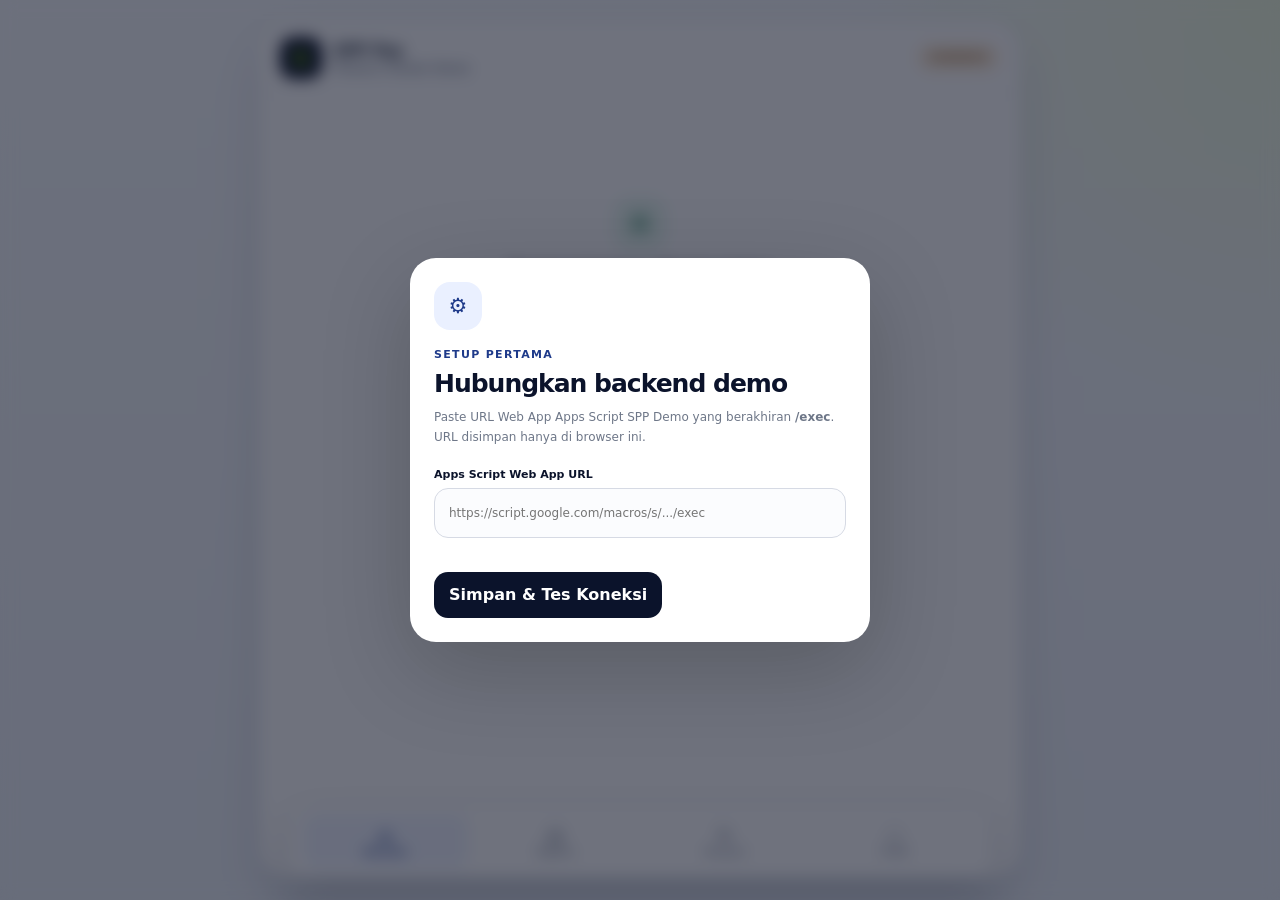
<file: index.html>
<!DOCTYPE html>
<html lang="id">
<head>
  <meta charset="UTF-8">

  <meta
    name="viewport"
    content="width=device-width, initial-scale=1, viewport-fit=cover"
  >

  <meta
    name="theme-color"
    content="#0B132B"
  >

  <meta
    name="description"
    content="SPP Payment Demo — Sandbox"
  >

  <title>SPP Pay Demo</title>

  <link
    rel="manifest"
    href="./manifest.webmanifest"
  >

  <link
    rel="icon"
    type="image/png"
    href="./icons/icon-192.png"
  >

  <link
    rel="apple-touch-icon"
    href="./icons/icon-192.png"
  >

  <link
    rel="stylesheet"
    href="./css/app.css"
  >
</head>

<body>

  <!-- ======================================================
       APP SHELL
       ====================================================== -->

  <div
    id="app"
    class="app-shell"
  >

    <header class="topbar">

      <div class="brand">

        <div class="brand-mark">
          S
        </div>

        <div>

          <div class="brand-title">
            SPP Pay
          </div>

          <div class="brand-subtitle">
            Finance Tracker Demo
          </div>

        </div>

      </div>

      <span class="sandbox-badge">
        SANDBOX
      </span>

    </header>


    <main
      id="page"
      class="page"
    >
      <!-- Rendered by app.js -->
    </main>


    <nav class="bottom-nav">

      <button
        class="nav-item active"
        data-page="home"
        type="button"
      >
        <span class="nav-icon">⌂</span>
        <span>Beranda</span>
      </button>

      <button
        class="nav-item"
        data-page="bills"
        type="button"
      >
        <span class="nav-icon">▤</span>
        <span>Tagihan</span>
      </button>

      <button
        class="nav-item"
        data-page="history"
        type="button"
      >
        <span class="nav-icon">↻</span>
        <span>Riwayat</span>
      </button>

      <button
        class="nav-item"
        data-page="profile"
        type="button"
      >
        <span class="nav-icon">○</span>
        <span>Profil</span>
      </button>

    </nav>

  </div>


  <!-- ======================================================
       BACKEND SETUP MODAL
       ====================================================== -->

  <div
    id="backendSetup"
    class="modal-backdrop hidden"
  >

    <section class="modal-card">

      <div class="modal-icon">
        ⚙
      </div>

      <p class="eyebrow">
        SETUP PERTAMA
      </p>

      <h2>
        Hubungkan backend demo
      </h2>

      <p class="modal-copy">
        Paste URL Web App Apps Script SPP Demo yang berakhiran
        <strong>/exec</strong>.
        URL disimpan hanya di browser ini.
      </p>

      <label
        class="field-label"
        for="backendUrl"
      >
        Apps Script Web App URL
      </label>

      <input
        id="backendUrl"
        class="text-input"
        type="url"
        placeholder="https://script.google.com/macros/s/.../exec"
        autocomplete="off"
      >

      <p
        id="setupMessage"
        class="form-message"
      ></p>

      <button
        id="saveBackendButton"
        class="primary-button"
        type="button"
      >
        Simpan & Tes Koneksi
      </button>

    </section>

  </div>


  <!-- ======================================================
       LOADING
       ====================================================== -->

  <div
    id="loadingOverlay"
    class="loading-backdrop hidden"
  >
    <div class="loading-card">
      <div class="spinner"></div>
      <span id="loadingText">
        Memuat...
      </span>
    </div>
  </div>


  <!-- ======================================================
       TOAST
       ====================================================== -->

  <div
    id="toast"
    class="toast hidden"
  ></div>


  <script src="./js/app.js"></script>
</body>
</html>
</file>
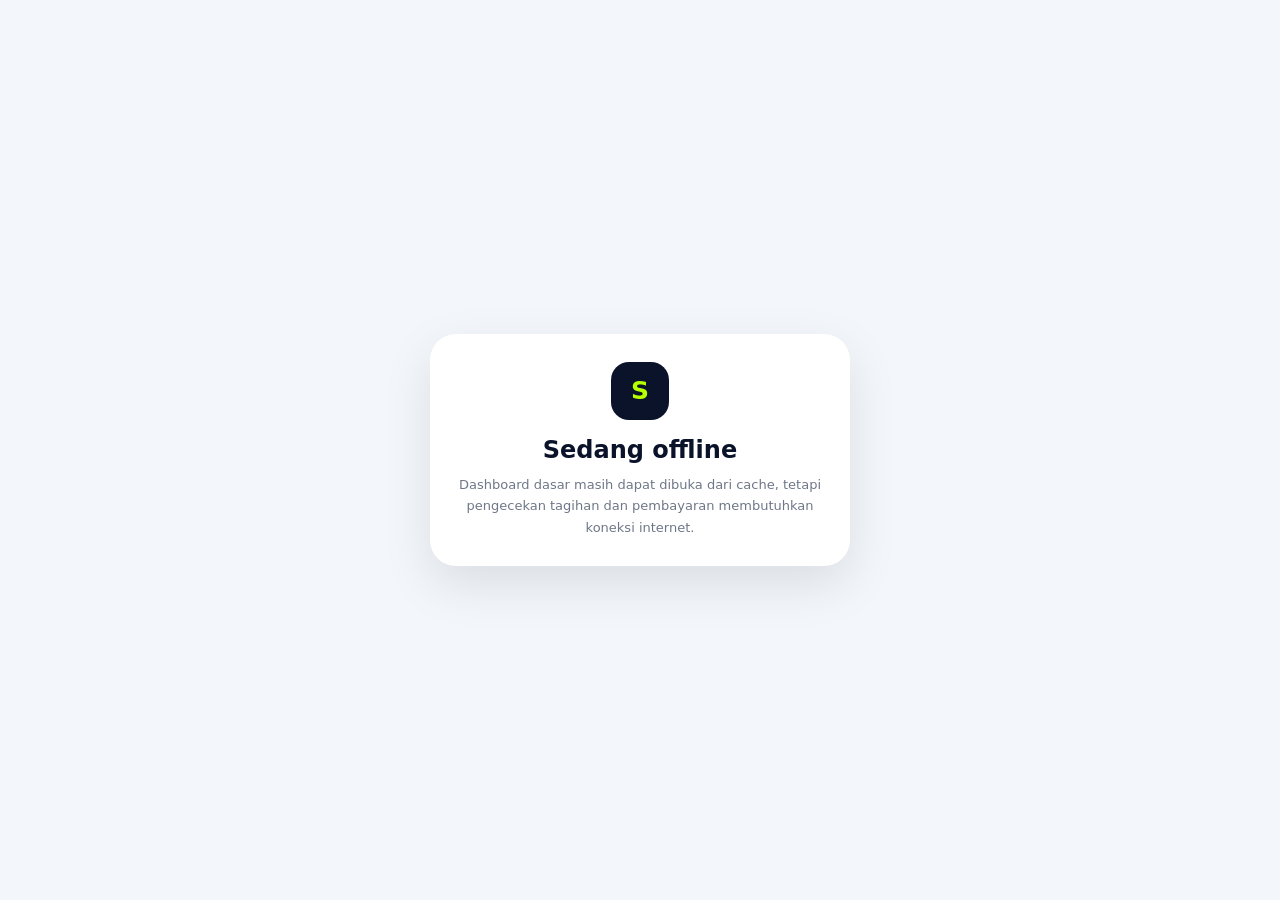
<file: offline.html>
<!DOCTYPE html>
<html lang="id">
<head>
  <meta charset="UTF-8">
  <meta
    name="viewport"
    content="width=device-width, initial-scale=1"
  >
  <meta
    name="theme-color"
    content="#0B132B"
  >
  <title>SPP Pay Demo — Offline</title>

  <style>
    * {
      box-sizing: border-box;
    }

    body {
      min-height: 100vh;
      margin: 0;
      padding: 24px;
      display: grid;
      place-items: center;
      background: #F3F6FA;
      color: #172033;
      font-family:
        Inter,
        system-ui,
        -apple-system,
        "Segoe UI",
        sans-serif;
    }

    .card {
      width: min(100%, 420px);
      padding: 28px;
      border-radius: 26px;
      background: #FFFFFF;
      box-shadow:
        0 18px 50px rgba(11, 19, 43, 0.10);
      text-align: center;
    }

    .mark {
      width: 58px;
      height: 58px;
      margin: 0 auto 16px;
      border-radius: 18px;
      display: grid;
      place-items: center;
      background: #0B132B;
      color: #B6FF00;
      font-size: 25px;
      font-weight: 900;
    }

    h1 {
      margin: 0;
      color: #0B132B;
      font-size: 24px;
    }

    p {
      margin: 10px 0 0;
      color: #6E7788;
      font-size: 13px;
      line-height: 1.65;
    }
  </style>
</head>

<body>

  <main class="card">

    <div class="mark">
      S
    </div>

    <h1>
      Sedang offline
    </h1>

    <p>
      Dashboard dasar masih dapat dibuka dari cache,
      tetapi pengecekan tagihan dan pembayaran membutuhkan
      koneksi internet.
    </p>

  </main>

</body>
</html>
</file>
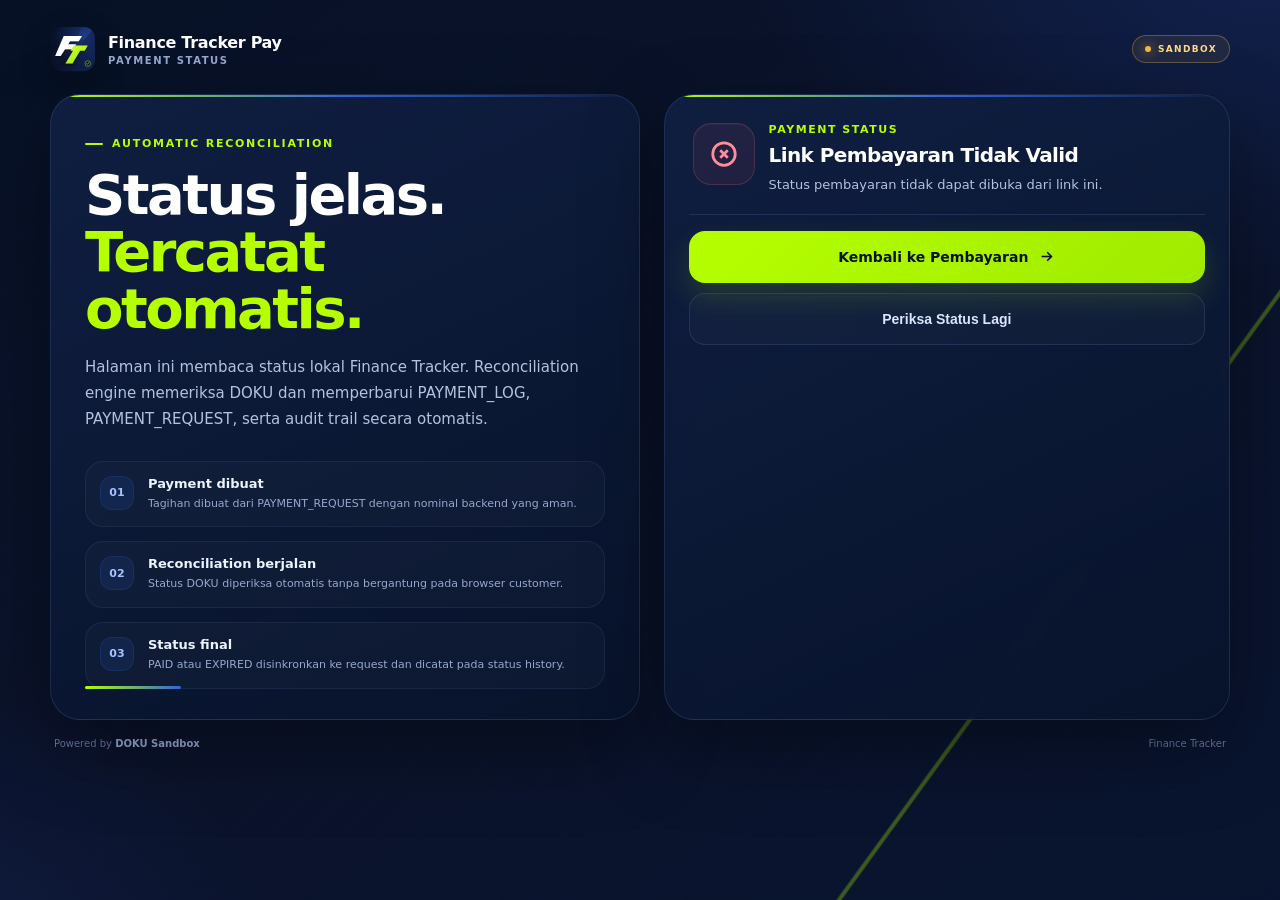
<file: result.html>
<!DOCTYPE html>
<html lang="id">
<head>
  <meta charset="UTF-8">
  <meta name="viewport" content="width=device-width, initial-scale=1, viewport-fit=cover">
  <meta name="referrer" content="no-referrer">
  <meta name="description" content="Finance Tracker Pay — payment status.">
  <title>Status Pembayaran • FT Pay</title>
  <meta name="theme-color" content="#0B132B">
  <meta name="color-scheme" content="dark">
  <meta name="mobile-web-app-capable" content="yes">
  <meta name="apple-mobile-web-app-capable" content="yes">
  <meta name="apple-mobile-web-app-status-bar-style" content="black-translucent">
  <meta name="apple-mobile-web-app-title" content="FT Pay">
  <link rel="manifest" href="./manifest.webmanifest">
  <link rel="icon" type="image/png" sizes="192x192" href="./icons/icon-192.png">
  <link rel="apple-touch-icon" href="./icons/apple-touch-icon.png">
  <style>
    :root{
      --navy:#0B132B;--blue:#1E3A8A;--blue-2:#2E64D7;--green:#B6FF00;--green-soft:#D3FF42;
      --ink:#EAF0FF;--muted:#B4C2DE;--muted-2:#8195BE;--line:rgba(125,154,214,.16);--line-2:rgba(125,154,214,.10);
      --shadow:0 28px 80px rgba(0,0,0,.35);
    }
    *{box-sizing:border-box}
    html{min-height:100%;background:var(--navy)}
    body{margin:0;min-height:100vh;min-height:100dvh;padding:26px;font-family:Inter,ui-sans-serif,system-ui,-apple-system,BlinkMacSystemFont,"Segoe UI",sans-serif;color:var(--ink);overflow-x:hidden;background:radial-gradient(900px 620px at 100% -10%,rgba(30,58,138,.42),transparent 60%),radial-gradient(720px 540px at -10% 110%,rgba(30,58,138,.26),transparent 58%),linear-gradient(145deg,#071126 0%,#0B132B 52%,#08142F 100%)}
    body:before{content:"";position:fixed;inset:0;pointer-events:none;opacity:.34;background:linear-gradient(126deg,transparent 0 77%,rgba(182,255,0,.88) 77.12% 77.26%,transparent 77.38%),repeating-linear-gradient(135deg,transparent 0 24px,rgba(46,100,215,.08) 25px 26px);mask-image:linear-gradient(to bottom,transparent 0,#000 16%,#000 100%)}
    .shell{width:min(100%,1180px);margin:0 auto;position:relative;z-index:1}
    .brandbar{display:flex;align-items:center;justify-content:space-between;gap:16px;margin:0 0 22px}.brand{display:flex;align-items:center;gap:12px}.brand-mark{width:46px;height:46px;border-radius:14px;box-shadow:0 12px 30px rgba(0,0,0,.28)}.brand-name{font-size:16px;font-weight:900;letter-spacing:-.02em;color:#fff}.brand-sub{font-size:10px;text-transform:uppercase;letter-spacing:.16em;color:#97A9D0;font-weight:800;margin-top:3px}
    .env-badge{display:inline-flex;align-items:center;gap:7px;padding:8px 12px;border-radius:999px;border:1px solid rgba(244,185,66,.32);background:rgba(244,185,66,.08);color:#FFD98C;font-size:9px;font-weight:900;letter-spacing:.15em;text-transform:uppercase;white-space:nowrap}.env-dot{width:6px;height:6px;border-radius:50%;background:#F4B942;box-shadow:0 0 12px rgba(244,185,66,.9)}
    .workspace{display:grid;grid-template-columns:minmax(0,1.02fr) minmax(430px,.98fr);gap:24px;align-items:stretch}
    .panel{position:relative;overflow:hidden;border:1px solid var(--line);border-radius:30px;background:linear-gradient(155deg,rgba(16,31,66,.96),rgba(8,19,43,.92));box-shadow:var(--shadow);backdrop-filter:blur(18px)}
    .panel:before{content:"";position:absolute;inset:0 0 auto 0;height:2px;background:linear-gradient(90deg,var(--green),var(--blue-2),transparent)}
    .intro{padding:42px 34px 30px;min-height:580px}.intro:after{content:"";position:absolute;left:34px;bottom:30px;width:96px;height:3px;border-radius:3px;background:linear-gradient(90deg,var(--green),var(--blue-2))}
    .eyebrow{display:flex;align-items:center;gap:9px;color:var(--green);font-size:11px;font-weight:900;letter-spacing:.16em;text-transform:uppercase;margin-bottom:16px}.eyebrow:before{content:"";width:18px;height:2px;background:var(--green);border-radius:2px}
    .intro h1{margin:0;max-width:560px;font-size:clamp(34px,4.8vw,56px);line-height:1.02;letter-spacing:-.045em;color:#fff}.intro h1 .accent{color:var(--green)}
    .intro-copy{max-width:560px;margin:18px 0 0;color:var(--muted);font-size:15px;line-height:1.72}
    .timeline{display:grid;gap:14px;margin-top:28px}
    .timeline-item{display:grid;grid-template-columns:auto 1fr;gap:14px;align-items:start;padding:14px;border:1px solid var(--line-2);border-radius:18px;background:rgba(255,255,255,.025)}
    .timeline-dot{width:34px;height:34px;display:grid;place-items:center;border-radius:12px;background:rgba(46,100,215,.12);border:1px solid rgba(46,100,215,.18);color:#A8C2FF;font-size:11px;font-weight:900}
    .timeline-title{font-size:13px;font-weight:900;color:#EDF3FF}.timeline-copy{margin-top:4px;color:#96A8CC;font-size:11px;line-height:1.6}
    .result-card{padding:24px}
    .card-head{padding:4px 4px 18px;border-bottom:1px solid var(--line)}
    .result-head{display:flex;align-items:flex-start;gap:14px}
    .result-icon{width:62px;height:62px;display:grid;place-items:center;border-radius:18px;flex:0 0 62px;border:1px solid rgba(125,154,214,.18);background:rgba(255,255,255,.03);color:#9CC1FF;box-shadow:inset 0 1px 0 rgba(255,255,255,.04)}
    .result-icon svg{width:30px;height:30px}
    .result-icon.success{color:var(--green);background:rgba(182,255,0,.08);border-color:rgba(182,255,0,.18)}
    .result-icon.failed{color:#FF8E98;background:rgba(255,107,120,.08);border-color:rgba(255,107,120,.18)}
    .card-kicker{color:var(--green);font-size:11px;font-weight:900;letter-spacing:.14em;text-transform:uppercase;margin-bottom:8px}
    .card-title{margin:0;color:#fff;font-size:20px;line-height:1.1;letter-spacing:-.03em}
    .card-subtitle{margin:8px 0 0;color:var(--muted);font-size:13px;line-height:1.68;max-width:420px}
    .detail{display:none;margin-top:18px;border:1px solid var(--line);border-radius:20px;overflow:hidden;background:rgba(255,255,255,.025)}
    .detail-row{display:grid;grid-template-columns:135px 1fr;gap:18px;align-items:start;padding:14px 15px;border-bottom:1px solid var(--line)}.detail-row:last-child{border-bottom:0}.detail-row.amount-row{background:linear-gradient(90deg,rgba(182,255,0,.055),rgba(30,58,138,.06))}
    .detail-label{font-size:10px;font-weight:850;letter-spacing:.12em;text-transform:uppercase;color:var(--muted-2);padding-top:2px}.detail-value{font-size:14px;font-weight:750;color:#EAF0FF;text-align:right;word-break:break-word}.amount-value{font-size:22px;line-height:1.05;font-weight:950;letter-spacing:-.03em;color:var(--green-soft)}
    .status-pill{display:inline-flex;align-items:center;gap:7px;padding:7px 10px;border-radius:999px;border:1px solid rgba(137,158,204,.20);background:rgba(137,158,204,.08);color:#C9D4EB;font-size:10px;font-weight:900;letter-spacing:.08em;text-transform:uppercase}.status-pill:before{content:"";width:6px;height:6px;border-radius:50%;background:currentColor;box-shadow:0 0 9px currentColor}
    .status-pill.open,.status-pill.payment_created,.status-pill.processing{color:#8DB6FF;border-color:rgba(75,130,240,.25);background:rgba(40,93,190,.10)}.status-pill.paid{color:var(--green);border-color:rgba(182,255,0,.25);background:rgba(182,255,0,.08)}.status-pill.expired,.status-pill.cancelled{color:#FF8E98;border-color:rgba(255,107,120,.25);background:rgba(255,107,120,.08)}
    .button-link,.secondary-btn{width:100%;min-height:52px;border-radius:16px;padding:14px 18px;display:flex;align-items:center;justify-content:center;gap:10px;font-size:14px;font-weight:900;text-decoration:none}.button-link{margin-top:16px;border:0;background:linear-gradient(135deg,#B6FF00,#9FEA00);color:#071126;box-shadow:0 13px 30px rgba(182,255,0,.15)}.button-link svg{width:17px;height:17px}.secondary-btn{margin-top:10px;border:1px solid var(--line);background:rgba(255,255,255,.025);color:#DCE6FA;cursor:pointer}
    .footer{display:flex;align-items:center;justify-content:space-between;gap:12px;margin-top:18px;padding:0 4px;color:#65789F;font-size:10px}.footer strong{color:#95A8CF;font-weight:850}
    @media (max-width: 980px){.workspace{grid-template-columns:1fr}.intro{min-height:auto}}
    @media (max-width: 720px){body{padding:18px}.brandbar{margin-bottom:18px}.brand-mark{width:42px;height:42px}.brand-name{font-size:15px}.intro,.result-card{padding:22px}.result-head{align-items:center}.result-icon{width:54px;height:54px;flex-basis:54px}.result-icon svg{width:26px;height:26px}.intro h1{font-size:clamp(30px,10vw,46px)}.intro-copy,.card-subtitle{font-size:14px}.detail-row{grid-template-columns:1fr;gap:8px}.detail-value{text-align:left}.amount-value{font-size:20px}.footer{flex-direction:column;align-items:flex-start}}
  </style>
</head>
<body>
  <main class="shell">
    <header class="brandbar">
      <div class="brand">
        <img class="brand-mark" src="./assets/ft-pay-mark.svg" alt="FT Pay">
        <div>
          <div class="brand-name">Finance Tracker Pay</div>
          <div class="brand-sub">Payment Status</div>
        </div>
      </div>
      <div class="env-badge"><span class="env-dot"></span> Sandbox</div>
    </header>

    <div class="workspace">
      <section class="panel intro" aria-labelledby="statusIntroTitle">
        <div class="eyebrow">Automatic Reconciliation</div>
        <h1 id="statusIntroTitle">Status jelas.<br><span class="accent">Tercatat otomatis.</span></h1>
        <p class="intro-copy">Halaman ini membaca status lokal Finance Tracker. Reconciliation engine memeriksa DOKU dan memperbarui PAYMENT_LOG, PAYMENT_REQUEST, serta audit trail secara otomatis.</p>
        <div class="timeline">
          <div class="timeline-item"><div class="timeline-dot">01</div><div><div class="timeline-title">Payment dibuat</div><div class="timeline-copy">Tagihan dibuat dari PAYMENT_REQUEST dengan nominal backend yang aman.</div></div></div>
          <div class="timeline-item"><div class="timeline-dot">02</div><div><div class="timeline-title">Reconciliation berjalan</div><div class="timeline-copy">Status DOKU diperiksa otomatis tanpa bergantung pada browser customer.</div></div></div>
          <div class="timeline-item"><div class="timeline-dot">03</div><div><div class="timeline-title">Status final</div><div class="timeline-copy">PAID atau EXPIRED disinkronkan ke request dan dicatat pada status history.</div></div></div>
        </div>
      </section>

      <section class="panel result-card" aria-labelledby="title">
        <div class="card-head">
          <div class="result-head">
            <div id="statusIcon" class="result-icon pending"><svg viewBox="0 0 24 24" fill="none" stroke="currentColor" stroke-width="2"><circle cx="12" cy="12" r="9"/><path d="M12 7v5l3 2"/></svg></div>
            <div class="result-copy">
              <div class="card-kicker">Payment Status</div>
              <h2 id="title" class="card-title">Memeriksa Pembayaran</h2>
              <p id="descriptionText" class="card-subtitle">Mohon tunggu. Status pembayaran sedang diperiksa dari sistem.</p>
            </div>
          </div>
        </div>

        <div id="detailBox" class="detail">
          <div class="detail-row"><span class="detail-label">Referensi</span><span id="referenceNumber" class="detail-value">-</span></div>
          <div class="detail-row"><span class="detail-label">Customer</span><span id="customerName" class="detail-value">-</span></div>
          <div class="detail-row amount-row"><span class="detail-label">Nominal</span><span id="amount" class="detail-value amount-value">-</span></div>
          <div class="detail-row"><span class="detail-label">Status</span><span id="paymentStatus" class="status-pill">Memeriksa</span></div>
        </div>

        <a id="backButton" class="button-link" href="./"><span>Kembali ke Pembayaran</span><svg viewBox="0 0 24 24" fill="none" stroke="currentColor" stroke-width="2.2"><path d="M5 12h14"/><path d="m13 6 6 6-6 6"/></svg></a>
        <button id="retryButton" class="secondary-btn" type="button" style="display:none">Periksa Status Lagi</button>
      </section>
    </div>

    <footer class="footer"><span>Powered by <strong>DOKU Sandbox</strong></span><span>Finance Tracker</span></footer>
  </main>
  <script>
const API_URL='https://script.google.com/macros/s/AKfycbznn7Acyvb23wN8IBgG95UGuv1fb0SZ-rbpebE2ZGVu-6qINGFwkDV7tyNUpi2CADqu/exec';
    const TOKEN_STORAGE_KEY='doku_secure_payment_token';
    const MAX_CHECK_ATTEMPTS=12;
    const CHECK_INTERVAL=5000;
    let checkAttempt=0;
    let autoCheckTimer=null;

    const statusIcon=document.getElementById('statusIcon');
    const title=document.getElementById('title');
    const descriptionText=document.getElementById('descriptionText');
    const detailBox=document.getElementById('detailBox');
    const referenceNumber=document.getElementById('referenceNumber');
    const customerName=document.getElementById('customerName');
    const amountBox=document.getElementById('amount');
    const paymentStatus=document.getElementById('paymentStatus');
    const retryButton=document.getElementById('retryButton');
    const backButton=document.getElementById('backButton');

    const queryParams=new URLSearchParams(window.location.search);
    const hashParams=new URLSearchParams(window.location.hash?window.location.hash.substring(1):'');
    const tokenFromUrl=String(queryParams.get('token')||hashParams.get('token')||'').trim();
    if(tokenFromUrl){try{sessionStorage.setItem(TOKEN_STORAGE_KEY,tokenFromUrl);}catch(err){}try{history.replaceState(null,document.title,window.location.pathname);}catch(err){}}
    let storedToken='';try{storedToken=sessionStorage.getItem(TOKEN_STORAGE_KEY)||'';}catch(err){}
    const paymentToken=String(tokenFromUrl||storedToken||'').trim();

    if(!paymentToken||!/^[a-f0-9]{128}$/i.test(paymentToken)){showError('Link Pembayaran Tidak Valid','Status pembayaran tidak dapat dibuka dari link ini.');}
    else{backButton.href='./#token='+encodeURIComponent(paymentToken);checkStatus();}

    function checkStatus(){clearAutoCheckTimer();setChecking();jsonpRequest('getSecurePayment',paymentToken,function(response){if(!response||response.success!==true||!response.data){showError('Gagal Memeriksa Pembayaran',response?.message||'Status pembayaran belum dapat diperiksa.');return;}renderDetail(response.data);renderStatus(String(response.data.status||'UNKNOWN').toUpperCase());});}
    function renderDetail(data){referenceNumber.textContent=data.reference_number||'-';customerName.textContent=data.customer_name||'-';amountBox.textContent=formatMoney(data.amount,data.currency||'IDR');const status=String(data.status||'-').toUpperCase();paymentStatus.textContent=status;paymentStatus.className='status-pill '+status.toLowerCase();detailBox.style.display='block';}
    function setIcon(type){statusIcon.className='result-icon '+type;if(type==='success')statusIcon.innerHTML='<svg viewBox="0 0 24 24" fill="none" stroke="currentColor" stroke-width="2.2"><circle cx="12" cy="12" r="9"/><path d="m8 12 2.6 2.6L16.5 9"/></svg>';else if(type==='failed')statusIcon.innerHTML='<svg viewBox="0 0 24 24" fill="none" stroke="currentColor" stroke-width="2.2"><circle cx="12" cy="12" r="9"/><path d="m9 9 6 6M15 9l-6 6"/></svg>';else statusIcon.innerHTML='<svg viewBox="0 0 24 24" fill="none" stroke="currentColor" stroke-width="2"><circle cx="12" cy="12" r="9"/><path d="M12 7v5l3 2"/></svg>';}
    function renderStatus(status){paymentStatus.textContent=status;paymentStatus.className='status-pill '+status.toLowerCase();if(status==='PAID'){clearAutoCheckTimer();checkAttempt=0;setIcon('success');title.textContent='Pembayaran Berhasil';descriptionText.textContent='Pembayaran telah dikonfirmasi dan tercatat di Finance Tracker.';retryButton.style.display='none';return;}if(status==='EXPIRED'){clearAutoCheckTimer();setIcon('failed');title.textContent='Pembayaran Kedaluwarsa';descriptionText.textContent='Masa pembayaran telah berakhir. Gunakan tautan pembayaran baru.';retryButton.style.display='none';return;}if(status==='CANCELLED'){clearAutoCheckTimer();setIcon('failed');title.textContent='Pembayaran Dibatalkan';descriptionText.textContent='Payment request ini sudah tidak aktif.';retryButton.style.display='none';return;}if(status==='OPEN'||status==='PAYMENT_CREATED'||status==='PROCESSING'){setIcon('pending');title.textContent='Menunggu Konfirmasi';paymentStatus.textContent='PENDING';paymentStatus.className='status-pill processing';checkAttempt++;if(checkAttempt<MAX_CHECK_ATTEMPTS){descriptionText.textContent='Pembayaran sedang diproses. Status akan diperiksa kembali secara otomatis.';retryButton.style.display='none';autoCheckTimer=setTimeout(checkStatus,CHECK_INTERVAL);}else{descriptionText.textContent='Pembayaran belum terkonfirmasi. Silakan periksa kembali beberapa saat lagi.';retryButton.style.display='block';}return;}clearAutoCheckTimer();setIcon('pending');title.textContent='Status Pembayaran';descriptionText.textContent='Status transaksi belum final.';retryButton.style.display='block';}
    function setChecking(){setIcon('pending');title.textContent='Memeriksa Pembayaran';descriptionText.textContent='Mohon tunggu. Status pembayaran sedang diperiksa dari sistem.';paymentStatus.textContent='Memeriksa';paymentStatus.className='status-pill processing';retryButton.style.display='none';}
    function showError(heading,message){clearAutoCheckTimer();setIcon('failed');title.textContent=heading;descriptionText.textContent=message;paymentStatus.textContent='ERROR';paymentStatus.className='status-pill expired';retryButton.style.display='block';}
    function jsonpRequest(action,token,callback){const callbackName='ftPayResultCallback_'+Date.now()+'_'+Math.random().toString(36).slice(2);const script=document.createElement('script');const timeout=setTimeout(function(){cleanupJsonp(callbackName,script);showError('Server Tidak Merespons','Status pembayaran belum dapat diperiksa.');},20000);window[callbackName]=function(response){clearTimeout(timeout);cleanupJsonp(callbackName,script);callback(response);};script.src=API_URL+'?action='+encodeURIComponent(action)+'&token='+encodeURIComponent(token)+'&callback='+encodeURIComponent(callbackName);script.onerror=function(){clearTimeout(timeout);cleanupJsonp(callbackName,script);showError('Server Tidak Terhubung','Tidak dapat menghubungi server pembayaran.');};document.body.appendChild(script);}
    function cleanupJsonp(callbackName,script){if(script&&script.parentNode)script.remove();try{delete window[callbackName];}catch(err){}}
    function clearAutoCheckTimer(){if(autoCheckTimer){clearTimeout(autoCheckTimer);autoCheckTimer=null;}}
    function formatMoney(amount,currency){const number=Number(amount);if(!Number.isFinite(number))return '-';try{return new Intl.NumberFormat('id-ID',{style:'currency',currency:currency||'IDR',maximumFractionDigits:0}).format(number);}catch(err){return 'Rp'+number.toLocaleString('id-ID');}}
    retryButton.addEventListener('click',function(){checkAttempt=0;checkStatus();});
    if('serviceWorker' in navigator){window.addEventListener('load',function(){navigator.serviceWorker.register('./sw.js').catch(function(){});});}
  </script>
</body>
</html>
</file>
<file: css/app.css>
/* ============================================================
   SPP PAYMENT DEMO — UI V1
   ============================================================ */

:root {
  --navy: #0B132B;
  --blue: #1E3A8A;
  --blue-soft: #EAF0FF;
  --green: #B6FF00;
  --green-dark: #355E00;
  --cream: #F8F5EC;
  --white: #FFFFFF;
  --ink: #172033;
  --muted: #6E7788;
  --line: #E8EAF0;
  --danger: #B42318;
  --danger-soft: #FFF0EE;
  --warning: #8A4B08;
  --warning-soft: #FFF5E8;
  --success: #16794E;
  --success-soft: #EAF8F1;

  --radius-xl: 28px;
  --radius-lg: 22px;
  --radius-md: 16px;
  --radius-sm: 12px;

  --shadow:
    0 18px 50px rgba(11, 19, 43, 0.10);
}


/* ============================================================
   BASE
   ============================================================ */

* {
  box-sizing: border-box;
}

html {
  min-height: 100%;
  background: #EEF2F8;
}

body {
  margin: 0;
  min-height: 100vh;
  background:
    radial-gradient(
      circle at top right,
      rgba(182, 255, 0, 0.12),
      transparent 28%
    ),
    linear-gradient(
      180deg,
      #F8FAFD 0%,
      #EEF2F8 100%
    );
  color: var(--ink);
  font-family:
    Inter,
    ui-sans-serif,
    system-ui,
    -apple-system,
    BlinkMacSystemFont,
    "Segoe UI",
    sans-serif;
}

button,
input {
  font: inherit;
}

button {
  cursor: pointer;
}

.hidden {
  display: none !important;
}


/* ============================================================
   APP SHELL
   ============================================================ */

.app-shell {
  width: min(100%, 760px);
  min-height: 100vh;
  margin: 0 auto;
  background: var(--white);
  box-shadow: var(--shadow);
  position: relative;
}

.topbar {
  position: sticky;
  top: 0;
  z-index: 20;
  min-height: 72px;
  padding:
    calc(14px + env(safe-area-inset-top))
    20px
    14px;
  display: flex;
  align-items: center;
  justify-content: space-between;
  gap: 16px;
  background:
    rgba(255, 255, 255, 0.94);
  backdrop-filter: blur(18px);
  border-bottom: 1px solid rgba(232, 234, 240, 0.8);
}

.brand {
  display: flex;
  align-items: center;
  gap: 11px;
}

.brand-mark {
  width: 42px;
  height: 42px;
  border-radius: 14px;
  display: grid;
  place-items: center;
  background: var(--navy);
  color: var(--green);
  font-size: 20px;
  font-weight: 900;
  box-shadow:
    inset 0 0 0 1px rgba(255, 255, 255, 0.09);
}

.brand-title {
  font-size: 16px;
  font-weight: 850;
  letter-spacing: -0.02em;
}

.brand-subtitle {
  margin-top: 2px;
  color: var(--muted);
  font-size: 11px;
  font-weight: 650;
}

.sandbox-badge {
  border-radius: 999px;
  padding: 7px 10px;
  background: var(--warning-soft);
  color: var(--warning);
  border: 1px solid #F6D5AE;
  font-size: 10px;
  font-weight: 850;
  letter-spacing: 0.08em;
}

.page {
  padding:
    20px
    18px
    calc(104px + env(safe-area-inset-bottom));
}


/* ============================================================
   TYPOGRAPHY
   ============================================================ */

.eyebrow {
  margin: 0 0 8px;
  color: var(--blue);
  font-size: 11px;
  font-weight: 850;
  letter-spacing: 0.12em;
}

.page-title {
  margin: 0;
  color: var(--navy);
  font-size: clamp(25px, 7vw, 34px);
  line-height: 1.08;
  letter-spacing: -0.04em;
}

.page-copy {
  max-width: 520px;
  margin: 10px 0 0;
  color: var(--muted);
  font-size: 13px;
  line-height: 1.65;
}

.section-title {
  margin: 0;
  font-size: 16px;
  color: var(--navy);
  letter-spacing: -0.02em;
}

.section-head {
  margin: 24px 2px 12px;
  display: flex;
  align-items: center;
  justify-content: space-between;
  gap: 14px;
}

.text-button {
  border: 0;
  background: transparent;
  color: var(--blue);
  font-size: 12px;
  font-weight: 800;
}


/* ============================================================
   HERO
   ============================================================ */

.student-hero {
  overflow: hidden;
  position: relative;
  padding: 22px;
  border-radius: var(--radius-xl);
  background:
    linear-gradient(
      145deg,
      var(--navy) 0%,
      #152659 62%,
      #21459C 100%
    );
  color: var(--white);
}

.student-hero::after {
  content: "";
  position: absolute;
  width: 170px;
  height: 170px;
  right: -55px;
  bottom: -80px;
  border-radius: 50%;
  background:
    rgba(182, 255, 0, 0.14);
}

.student-top {
  position: relative;
  z-index: 2;
  display: flex;
  align-items: center;
  justify-content: space-between;
  gap: 14px;
}

.student-name {
  margin: 0;
  font-size: 22px;
  font-weight: 850;
  letter-spacing: -0.03em;
}

.student-meta {
  margin: 4px 0 0;
  color: rgba(255, 255, 255, 0.72);
  font-size: 12px;
  line-height: 1.5;
}

.student-avatar {
  flex: 0 0 auto;
  width: 48px;
  height: 48px;
  border-radius: 17px;
  display: grid;
  place-items: center;
  background: var(--green);
  color: var(--navy);
  font-size: 18px;
  font-weight: 900;
}

.outstanding-box {
  position: relative;
  z-index: 2;
  margin-top: 22px;
  padding-top: 18px;
  border-top:
    1px solid rgba(255, 255, 255, 0.14);
}

.outstanding-label {
  margin: 0;
  color: rgba(255, 255, 255, 0.68);
  font-size: 11px;
  font-weight: 700;
}

.outstanding-amount {
  margin: 6px 0 0;
  font-size: clamp(30px, 9vw, 42px);
  line-height: 1;
  font-weight: 900;
  letter-spacing: -0.05em;
}

.hero-action {
  margin-top: 18px;
  width: 100%;
  min-height: 48px;
  border: 0;
  border-radius: 15px;
  background: var(--green);
  color: var(--navy);
  font-weight: 900;
}


/* ============================================================
   SUMMARY
   ============================================================ */

.summary-grid {
  margin-top: 14px;
  display: grid;
  grid-template-columns:
    repeat(3, minmax(0, 1fr));
  gap: 10px;
}

.summary-card {
  min-width: 0;
  padding: 15px 12px;
  border: 1px solid var(--line);
  border-radius: var(--radius-md);
  background: var(--white);
}

.summary-value {
  display: block;
  color: var(--navy);
  font-size: 20px;
  font-weight: 900;
}

.summary-label {
  display: block;
  margin-top: 4px;
  color: var(--muted);
  font-size: 10px;
  line-height: 1.35;
}


/* ============================================================
   BILL CARD
   ============================================================ */

.bill-list {
  display: grid;
  gap: 12px;
}

.bill-card {
  padding: 17px;
  border: 1px solid var(--line);
  border-radius: var(--radius-lg);
  background: var(--white);
}

.bill-card.is-primary {
  border-color: #C9D7FF;
  box-shadow:
    0 12px 32px rgba(30, 58, 138, 0.08);
}

.bill-head {
  display: flex;
  align-items: flex-start;
  justify-content: space-between;
  gap: 12px;
}

.bill-period {
  margin: 0;
  color: var(--navy);
  font-size: 16px;
  font-weight: 850;
}

.bill-description {
  margin: 4px 0 0;
  color: var(--muted);
  font-size: 11px;
}

.status-chip {
  flex: 0 0 auto;
  padding: 7px 9px;
  border-radius: 999px;
  font-size: 9px;
  font-weight: 900;
  letter-spacing: 0.06em;
}

.status-chip.unpaid {
  background: var(--danger-soft);
  color: var(--danger);
}

.status-chip.pending {
  background: var(--warning-soft);
  color: var(--warning);
}

.status-chip.paid {
  background: var(--success-soft);
  color: var(--success);
}

.status-chip.expired {
  background: #F1F2F5;
  color: #646B78;
}

.bill-amount {
  margin: 18px 0 0;
  color: var(--navy);
  font-size: 27px;
  font-weight: 900;
  letter-spacing: -0.04em;
}

.bill-due {
  margin: 6px 0 0;
  color: var(--muted);
  font-size: 11px;
}

.bill-actions {
  margin-top: 16px;
  display: flex;
  gap: 9px;
}

.primary-button,
.secondary-button {
  min-height: 46px;
  border-radius: 14px;
  padding: 0 15px;
  font-weight: 850;
}

.primary-button {
  flex: 1;
  border: 0;
  background: var(--navy);
  color: var(--white);
}

.secondary-button {
  border: 1px solid var(--line);
  background: var(--white);
  color: var(--navy);
}

.primary-button:disabled,
.secondary-button:disabled {
  opacity: 0.48;
  cursor: not-allowed;
}


/* ============================================================
   INFO / PROFILE
   ============================================================ */

.info-card {
  padding: 18px;
  border-radius: var(--radius-lg);
  background: var(--cream);
  border: 1px solid #ECE6D7;
}

.info-row {
  padding: 13px 0;
  display: flex;
  align-items: flex-start;
  justify-content: space-between;
  gap: 18px;
  border-bottom: 1px solid rgba(23, 32, 51, 0.08);
}

.info-row:last-child {
  border-bottom: 0;
}

.info-label {
  color: var(--muted);
  font-size: 11px;
}

.info-value {
  max-width: 58%;
  color: var(--navy);
  font-size: 12px;
  font-weight: 800;
  text-align: right;
  word-break: break-word;
}

.notice {
  margin-top: 14px;
  padding: 14px 15px;
  border-radius: var(--radius-md);
  background: var(--blue-soft);
  color: #33466F;
  font-size: 11px;
  line-height: 1.6;
}


/* ============================================================
   EMPTY
   ============================================================ */

.empty-state {
  padding: 34px 20px;
  border: 1px dashed #D8DCE6;
  border-radius: var(--radius-lg);
  text-align: center;
}

.empty-icon {
  width: 54px;
  height: 54px;
  margin: 0 auto 12px;
  border-radius: 18px;
  display: grid;
  place-items: center;
  background: var(--success-soft);
  color: var(--success);
  font-size: 24px;
  font-weight: 900;
}

.empty-state h3 {
  margin: 0;
  color: var(--navy);
  font-size: 16px;
}

.empty-state p {
  margin: 7px auto 0;
  max-width: 320px;
  color: var(--muted);
  font-size: 11px;
  line-height: 1.6;
}


/* ============================================================
   BOTTOM NAV
   ============================================================ */

.bottom-nav {
  position: fixed;
  z-index: 30;
  left: 50%;
  bottom: 0;
  transform: translateX(-50%);
  width: min(100%, 760px);
  padding:
    9px
    14px
    calc(9px + env(safe-area-inset-bottom));
  display: grid;
  grid-template-columns:
    repeat(4, minmax(0, 1fr));
  gap: 5px;
  background:
    rgba(255, 255, 255, 0.96);
  backdrop-filter: blur(18px);
  border-top: 1px solid var(--line);
}

.nav-item {
  min-width: 0;
  min-height: 54px;
  border: 0;
  border-radius: 14px;
  display: grid;
  place-items: center;
  align-content: center;
  gap: 2px;
  background: transparent;
  color: #8A93A3;
  font-size: 9px;
  font-weight: 750;
}

.nav-item.active {
  background: #F0F4FF;
  color: var(--blue);
}

.nav-icon {
  font-size: 19px;
  line-height: 1;
}


/* ============================================================
   MODAL
   ============================================================ */

.modal-backdrop,
.loading-backdrop {
  position: fixed;
  z-index: 100;
  inset: 0;
  padding: 20px;
  display: grid;
  place-items: center;
  background:
    rgba(7, 13, 31, 0.58);
  backdrop-filter: blur(8px);
}

.modal-card {
  width: min(100%, 460px);
  padding: 24px;
  border-radius: 26px;
  background: var(--white);
  box-shadow:
    0 28px 90px rgba(0, 0, 0, 0.20);
}

.modal-icon {
  width: 48px;
  height: 48px;
  margin-bottom: 18px;
  border-radius: 16px;
  display: grid;
  place-items: center;
  background: var(--blue-soft);
  color: var(--blue);
  font-size: 21px;
}

.modal-card h2 {
  margin: 0;
  color: var(--navy);
  font-size: 25px;
  letter-spacing: -0.04em;
}

.modal-copy {
  margin: 10px 0 20px;
  color: var(--muted);
  font-size: 12px;
  line-height: 1.65;
}

.field-label {
  display: block;
  margin-bottom: 7px;
  color: var(--navy);
  font-size: 11px;
  font-weight: 850;
}

.text-input {
  width: 100%;
  min-height: 50px;
  padding: 0 14px;
  border: 1px solid #D6DAE4;
  border-radius: 14px;
  outline: 0;
  color: var(--ink);
  background: #FBFCFE;
  font-size: 12px;
}

.text-input:focus {
  border-color: var(--blue);
  box-shadow:
    0 0 0 3px rgba(30, 58, 138, 0.10);
}

.form-message {
  min-height: 16px;
  margin: 9px 0;
  color: var(--danger);
  font-size: 10px;
  line-height: 1.45;
}


/* ============================================================
   LOADING / TOAST
   ============================================================ */

.loading-card {
  min-width: 170px;
  padding: 18px;
  border-radius: 18px;
  display: flex;
  align-items: center;
  justify-content: center;
  gap: 11px;
  background: var(--white);
  color: var(--navy);
  font-size: 12px;
  font-weight: 800;
}

.spinner {
  width: 20px;
  height: 20px;
  border: 3px solid #E4E8F0;
  border-top-color: var(--blue);
  border-radius: 50%;
  animation: spin 0.75s linear infinite;
}

@keyframes spin {
  to {
    transform: rotate(360deg);
  }
}

.toast {
  position: fixed;
  z-index: 120;
  left: 50%;
  bottom:
    calc(88px + env(safe-area-inset-bottom));
  transform: translateX(-50%);
  width: min(calc(100% - 30px), 430px);
  padding: 13px 15px;
  border-radius: 14px;
  background: var(--navy);
  color: var(--white);
  box-shadow:
    0 18px 45px rgba(11, 19, 43, 0.22);
  font-size: 11px;
  font-weight: 750;
  text-align: center;
}


/* ============================================================
   DESKTOP
   ============================================================ */

@media (min-width: 760px) {

  body {
    padding: 22px 0;
  }

  .app-shell {
    min-height:
      calc(100vh - 44px);
    border-radius: 30px;
    overflow: hidden;
  }

  .topbar {
    position: relative;
  }

  .page {
    padding:
      28px
      28px
      116px;
  }

  .bottom-nav {
    bottom: 22px;
    width: 704px;
    border: 1px solid var(--line);
    border-radius: 20px;
    box-shadow:
      0 18px 44px rgba(11, 19, 43, 0.14);
  }
}
</file>
